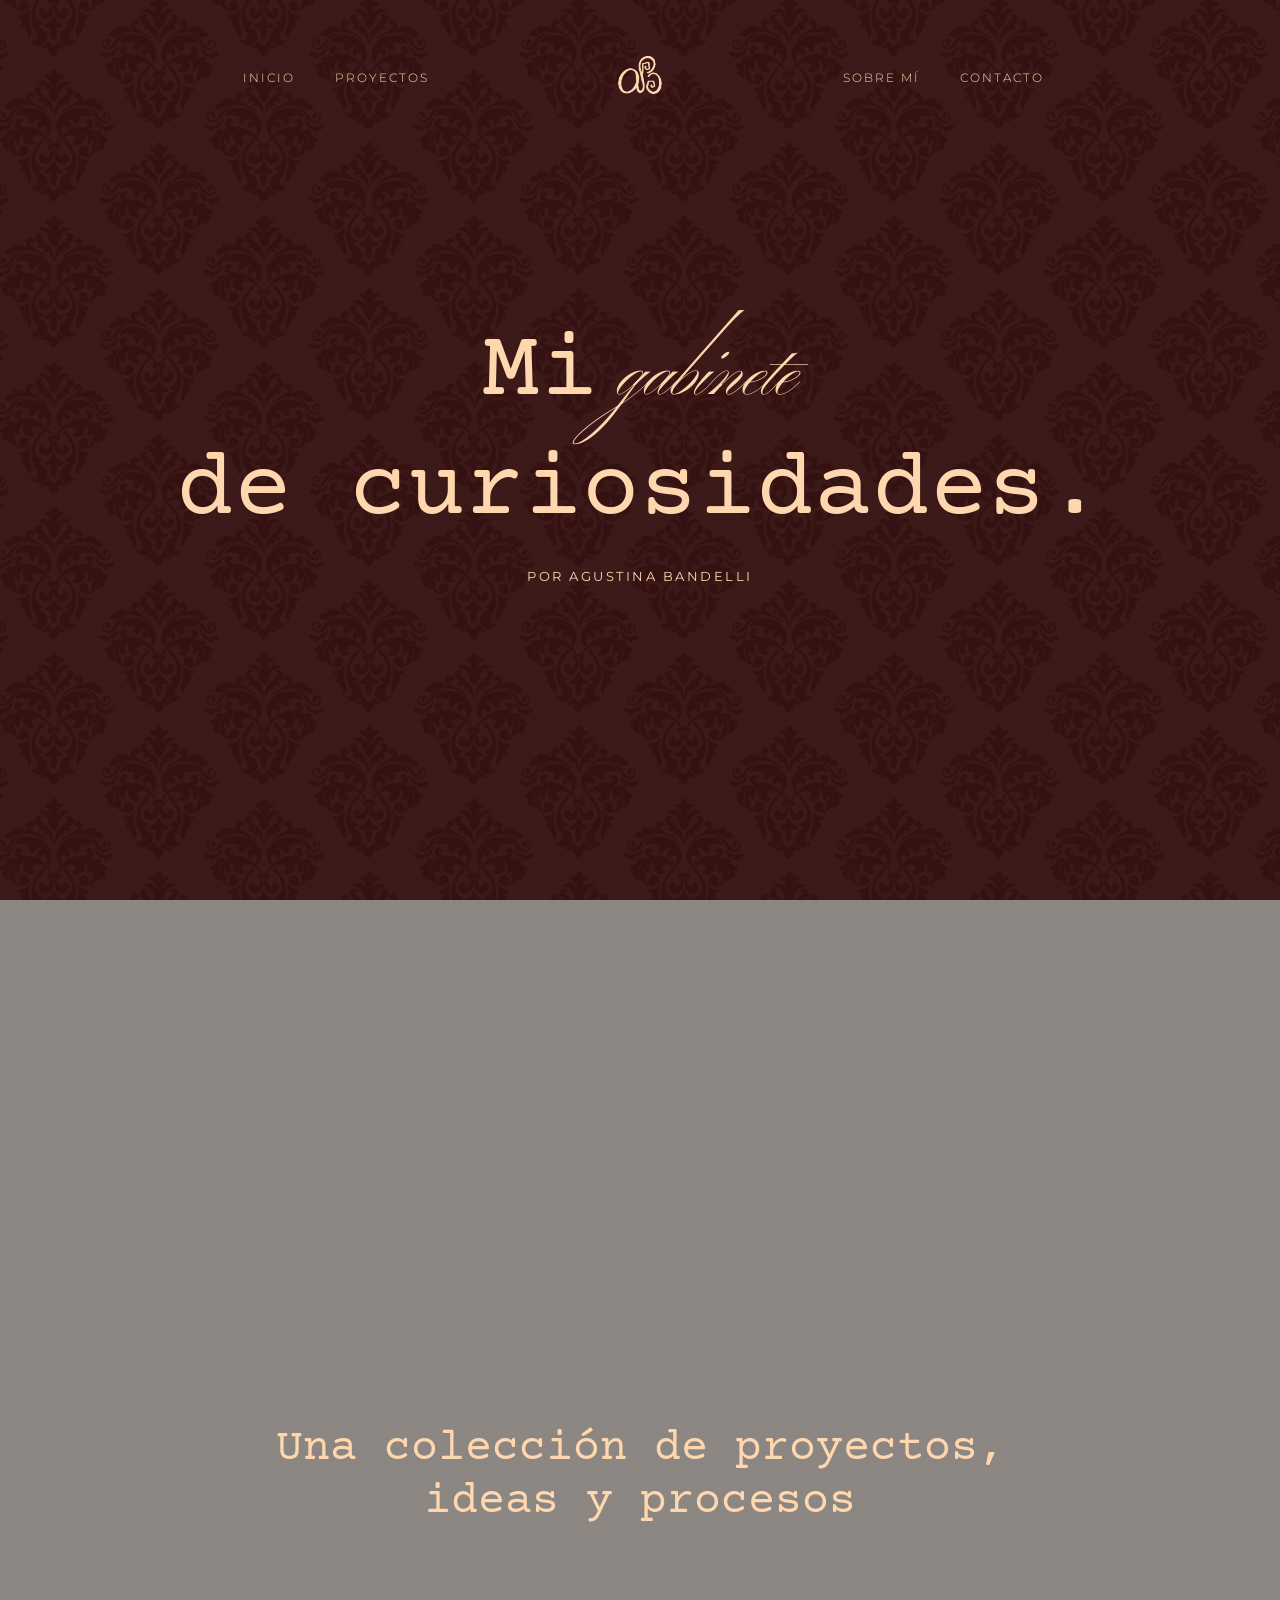
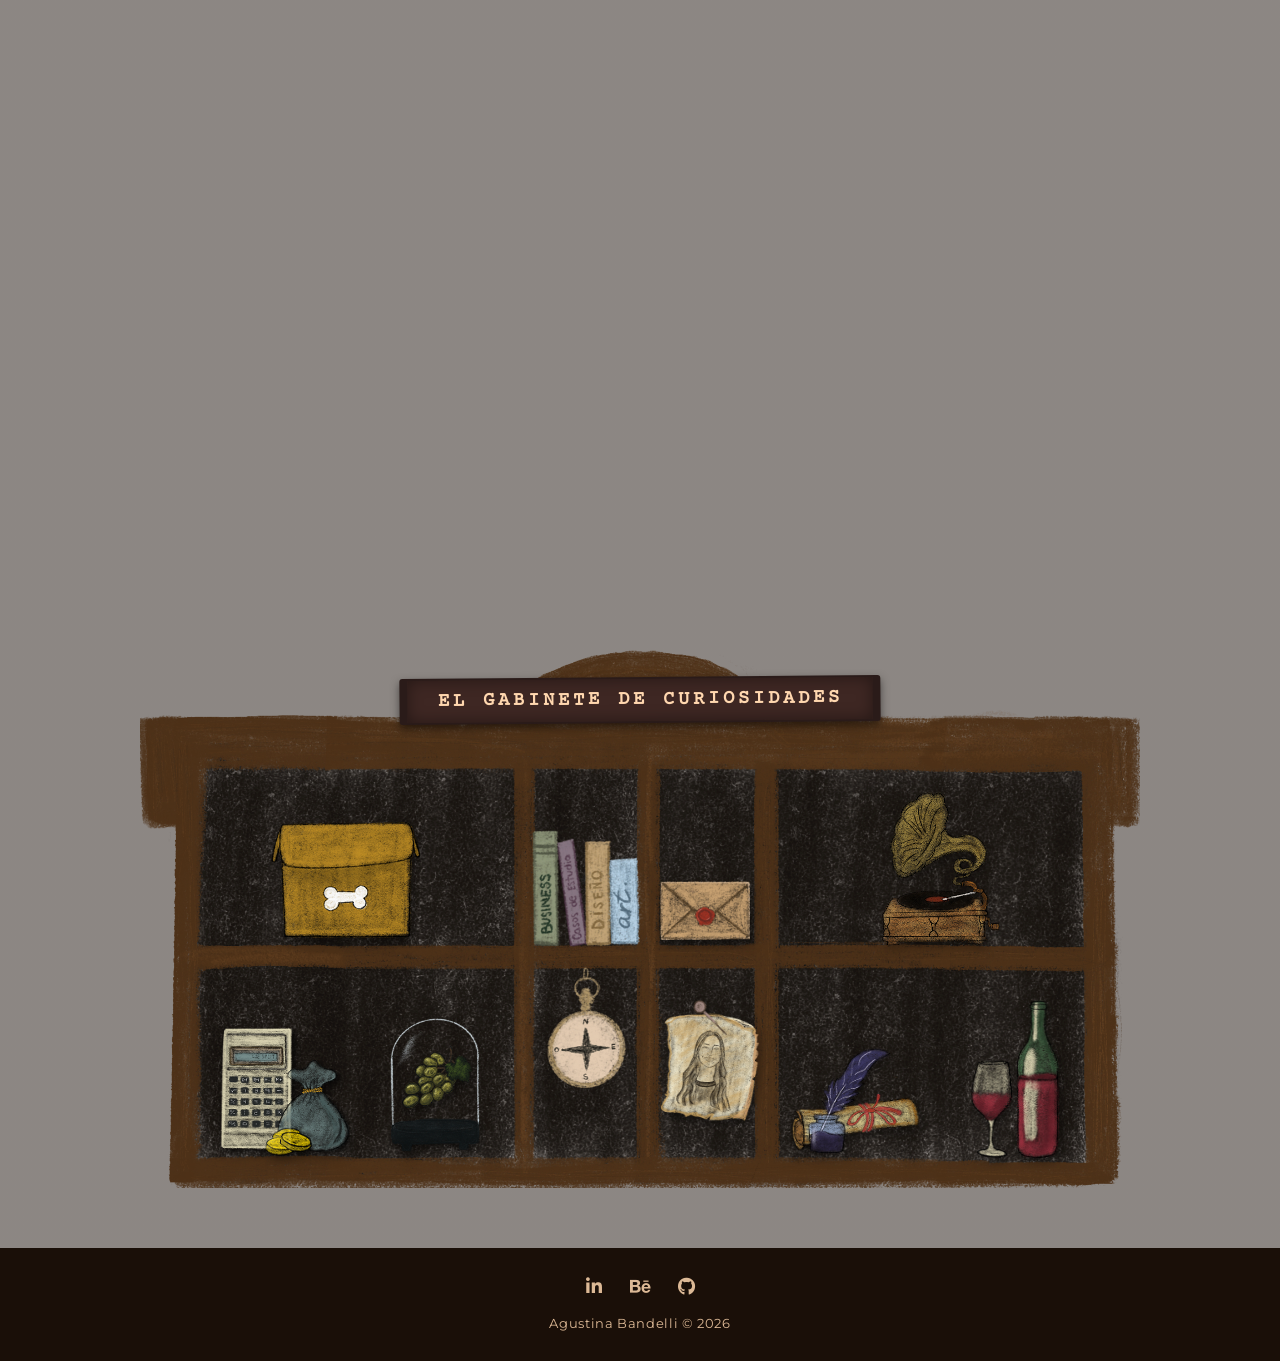
<file: index.html>
<!DOCTYPE html>
<html lang="es">
<head>
    <meta charset="UTF-8">
    <meta name="viewport" content="width=device-width, initial-scale=1.0">
    <title>Portfolio | Agustina Bandelli</title>
    
    <link rel="stylesheet" href="estilos.css">
    <link rel="stylesheet" href="https://cdnjs.cloudflare.com/ajax/libs/font-awesome/6.5.1/css/all.min.css">
    <link href="https://fonts.googleapis.com/css2?family=Ballet:opsz@16..72&family=Cormorant+Garamond:wght@300;400;600&family=Montserrat:wght@300;400&display=swap" rel="stylesheet">
</head>
<body>

    <nav class="nav-principal">
        <div class="nav-container">
            <div class="nav-links desktop-only">
                <a href="index.html">INICIO</a>
                <a href="#proyectos">PROYECTOS</a>
            </div>

            <a href="index.html" class="nav-logo">
                <img src="img/logo-chico-agustina-bandelli.png" alt="Agustina Bandelli">
            </a>
            
            <div class="nav-links desktop-only">
                <a href="javascript:void(0)" onclick="abrirSobreMi()">SOBRE MÍ</a>
                <a href="javascript:void(0)" onclick="abrirContacto()">CONTACTO</a>
            </div>

            <button class="menu-toggle" id="menu-toggle" aria-label="Menú">
                <span class="menu-icon">☰</span>
                <span class="close-icon">✕</span>
            </button>
        </div>
    </nav>

    <header class="hero">
        <div class="hero-content">
            <h1 class="delay-content">
                <span class="mi-especial">Mi</span>
                <span class="gabinete-especial"> gabinete</span><br>
                <span class="resto-titulo">de curiosidades.</span>
            </h1>
            <div class="autor">POR AGUSTINA BANDELLI</div>
        </div>
    </header>

    <section class="scroll-container">
        <div class="parrafo parrafo-izquierda" id="parrafo1">
            Una colección de proyectos, ideas y procesos
        </div>
        <div class="parrafo parrafo-derecha" id="parrafo2">
            que construyen mi forma de diseñar.
        </div>
    </section>

    <section class="gabinete-interactivo" id="proyectos">
        <picture>
            <source media="(min-width: 1025px)" srcset="img/gabinete-desktop.png">
            <img src="img/gabinete.png" class="mueble-img" alt="Gabinete de Curiosidades">
        </picture>
        <h2 class="titulo-madera">El Gabinete de Curiosidades</h2>
        <div class="capa-objetos">
            <a href="javascript:void(0)" class="item-gabinete item-sobreMi" onclick="abrirSobreMi()">
                <img src="img/sobre-mi.png" alt="Sobre mí">
            </a>
            <a href="proyecto-bodega.html" class="item-gabinete item-bodega">
                <img src="img/bodega.png" alt="Bodega">
                <span class="tooltip-nombre">Diseño de Identidad Visual</span>
            </a>
            <a href="proyecto-vinilo.html" class="item-gabinete item-vinilo">
                <img src="img/vinilo.png" alt="Vinilo">
                <span class="tooltip-nombre">Diseño de Vinilo</span>
            </a>
            <a href="proyecto-folleto.html" class="item-gabinete item-folleto">
                <img src="img/pergamino.png" alt="Folleto">
                <span class="tooltip-nombre">Diseño de Folleto</span>
            </a>
            <a href="proyecto-app.html" class="item-gabinete item-app">
                <img src="img/wesplit.png" alt="App WeSplit">
                <span class="tooltip-nombre">Diseño de App</span>
            </a>
            <a href="proyecto-petshop.html" class="item-gabinete item-caja">
                <img src="img/caja.png" alt="Pet Shop">
                <span class="tooltip-nombre">Diseño de Ecommerce</span>
            </a>
            <a href="javascript:void(0)" class="item-gabinete item-contacto" onclick="abrirContacto()">
                <img src="img/sobre-cerrado.png" class="sobre-img cerrado" alt="Sobre cerrado">
                <img src="img/sobre-abierto.png" class="sobre-img abierto" alt="Sobre abierto">
            </a>
            <a href="proyecto-landing.html" class="item-gabinete item-uvas">
                <img src="img/uvas.png" alt="Landing Page Bodega">
                <span class="tooltip-nombre">Diseño de Landing Page</span>
            </a>
        </div>
    </section>

    <footer class="footer">
        <div class="footer-social">
            <a href="https://www.linkedin.com/in/agustina-bandelli-8b76921b4/" target="_blank" aria-label="LinkedIn">
                <i class="fa-brands fa-linkedin-in"></i>
            </a>
            <a href="https://www.behance.net/agustinbandell" target="_blank" aria-label="Behance">
                <i class="fa-brands fa-behance"></i>
            </a>
            <a href="https://github.com/agubandelli" target="_blank" aria-label="GitHub">
                <i class="fa-brands fa-github"></i>
            </a>
        </div>
        <p>Agustina Bandelli © 2026</p>
    </footer>

    <!-- Modal Contacto -->
    <div id="modalContacto" class="modal-overlay">
        <div class="papel-contacto">
            <span class="btn-cerrar" onclick="cerrarContacto()">&times;</span>
            <div class="contenido-nota">
                <h1 class="titulo-maquina">Contacto</h1>
                <div id="typewriter-modal" class="introduccion"></div>
            </div>
        </div>
    </div>

    <!-- Modal Sobre Mí -->
    <div id="modalSobreMi" class="modal-overlay">
        <div class="papel-contacto papel-sobre-mi">
            <span class="btn-cerrar" onclick="cerrarSobreMi()">&times;</span>
            <div class="contenido-nota">
                <h1 class="titulo-maquina">Sobre mi</h1>
                <div id="typewriter-sobreMi"></div>
            </div>
        </div>
    </div>

    <script src="script.js"></script>
</body>
</html>
</file>
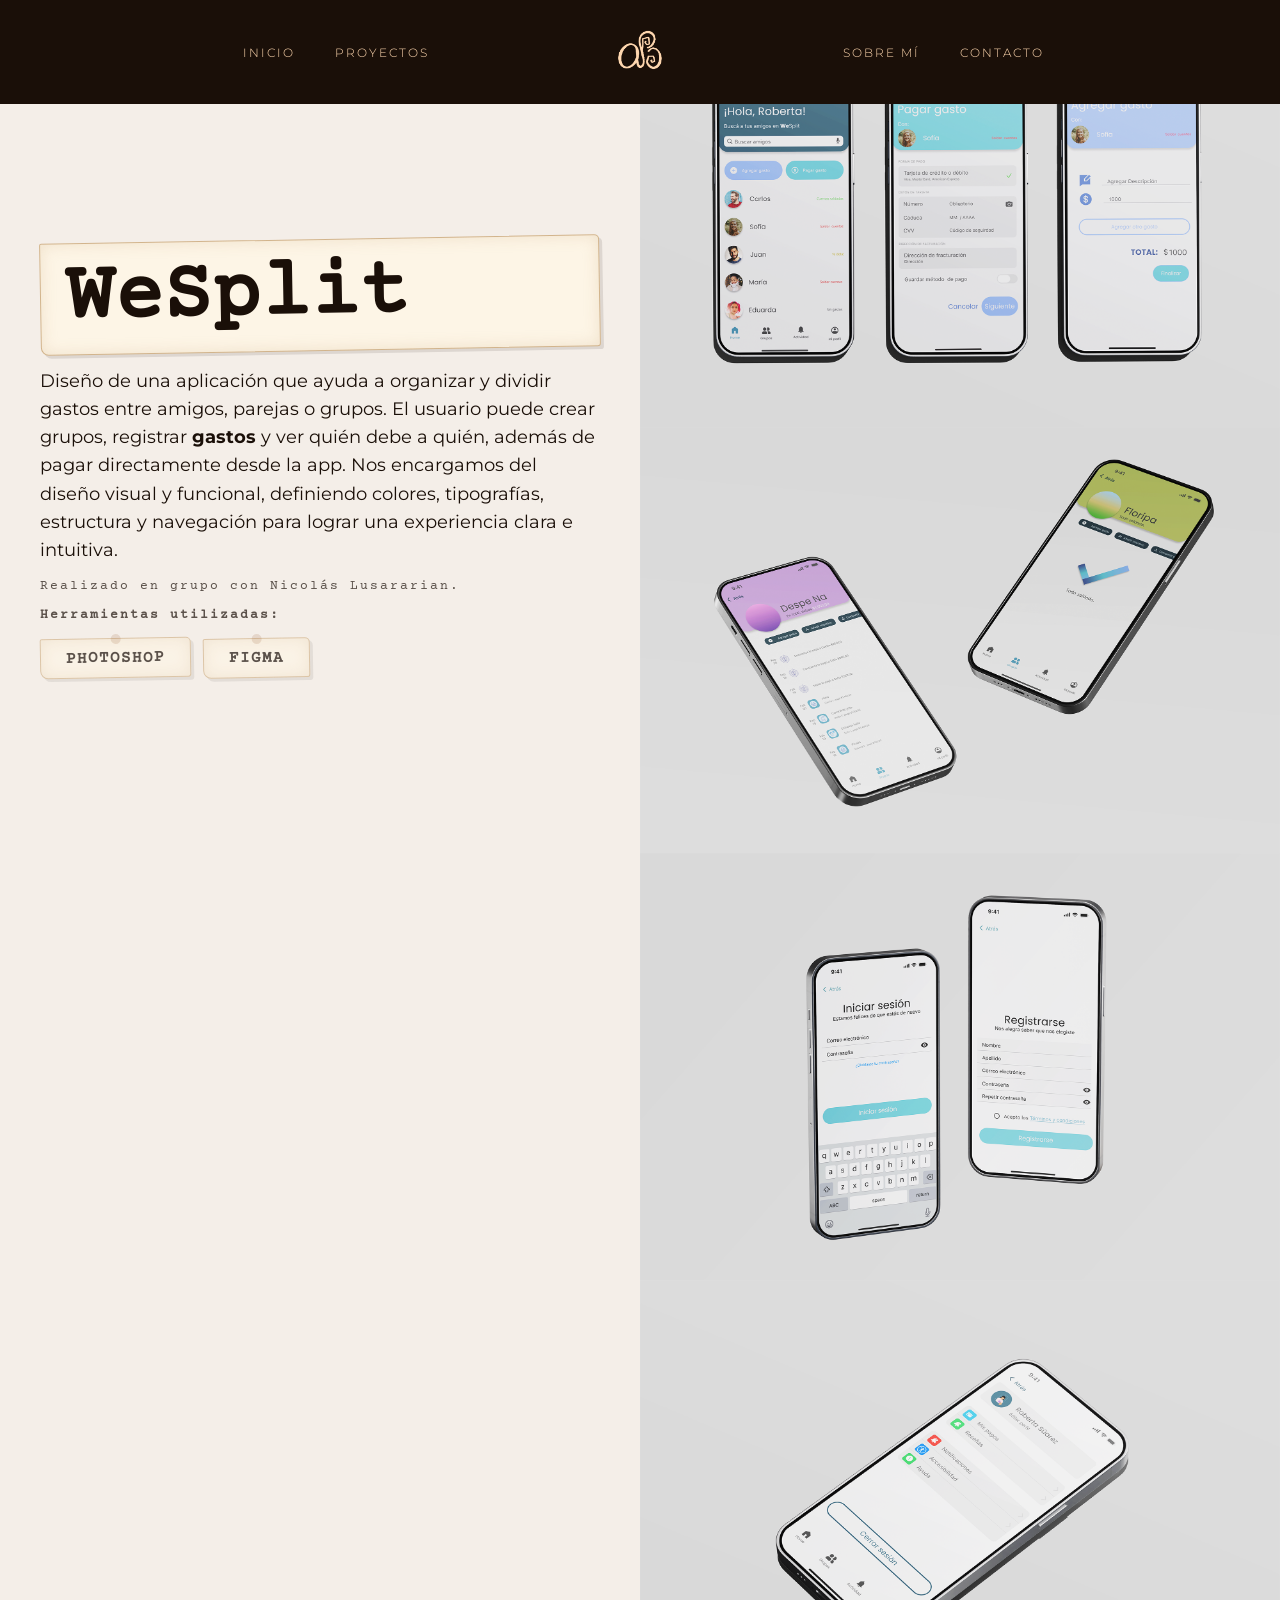
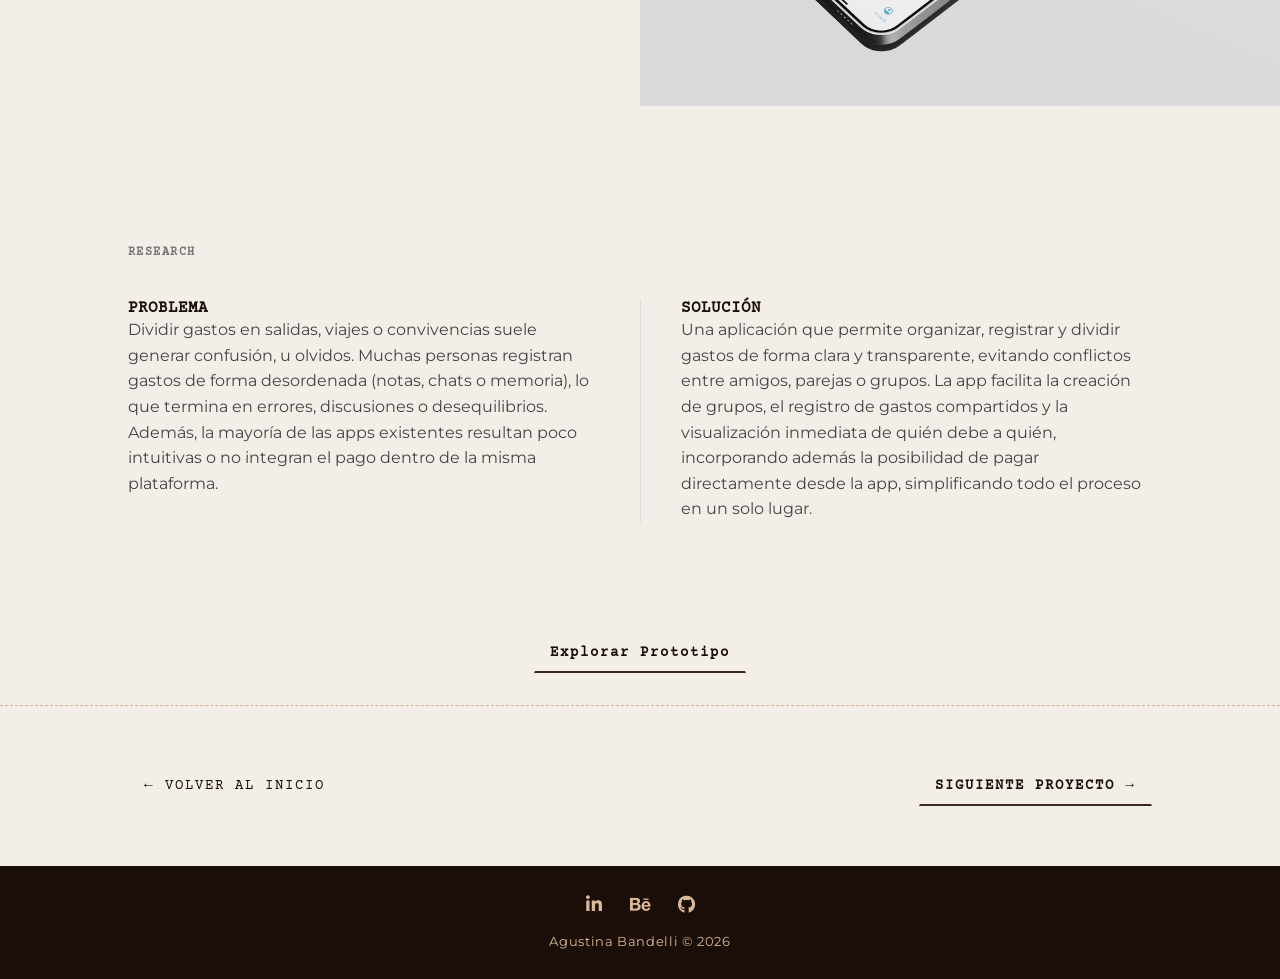
<file: proyecto-app.html>
<!DOCTYPE html>
<html lang="es">
<head>
    <meta charset="UTF-8">
    <meta name="viewport" content="width=device-width, initial-scale=1.0">
    <link rel="stylesheet" href="estilos.css">
    <link href="https://fonts.googleapis.com/css2?family=Ballet:opsz@16..72&family=Cormorant+Garamond:wght@300;400;600&family=Montserrat:wght@300;400&display=swap" rel="stylesheet">
   <link rel="stylesheet" href="https://cdnjs.cloudflare.com/ajax/libs/font-awesome/6.5.1/css/all.min.css">
    <title>Portfolio | Agustina Bandelli</title>
</head>
<body>


<body>

    <nav class="nav-principal nav-fija-proyecto">
        <div class="nav-container">
            <div class="nav-links desktop-only">
                <a href="index.html">INICIO</a>
                <a href="index.html#proyectos">PROYECTOS</a>
            </div>

            <a href="index.html" class="nav-logo">
                <img src="img/logo-chico-agustina-bandelli.png" alt="">
            </a>
            
           <div class="nav-links desktop-only">
    <a href="index.html?modal=sobremi">SOBRE MÍ</a>
    <a href="index.html?modal=contacto">CONTACTO</a>
</div>

            <button class="menu-toggle noVisibleDesktop" id="menu-toggle" aria-label="Abrir menú">
  <span class="menu-icon noVisibleDesktop">☰</span>
  <span class="close-icon noVisibleDesktop">✕</span>
</button>
        </div>
    </nav>


    <section class="container-proyectos">
      
        <article class="left-side">
            <div>
                <h2 class="proyecto-titulo">WeSplit</h2>
                <p class="proyecto-descripcion">
                    Diseño de una aplicación que ayuda a organizar y dividir gastos entre amigos, parejas o grupos. El usuario puede crear grupos, registrar <b>gastos</b> y ver quién debe a quién, además de pagar directamente desde la app. Nos encargamos del diseño visual y funcional, definiendo colores, tipografías, estructura y navegación para lograr una experiencia clara e intuitiva.</p>
                    <p class="label-herramientas">Realizado en grupo con Nicolás Lusararian.</p>

                <div class="label-herramientas">
                            <h4>Herramientas utilizadas:</h4>
                            <div class="tags-container"> 
                            <span class="btn-papel-antiguo">Photoshop</span>
                        
                            <span class="btn-papel-antiguo">Figma</span>
                            </div>
                    </div>
            </div>
        </article>

      
        <div class="right-side">
           
            <div class="image-container">
                <img src="img/wesplit-01.png" alt="mockup">
            </div>

            
            <div class="image-container">
                <img src="img/wesplit-02.png" alt="mockup">
                
            </div>

         
            <div class="image-container">
                <img src="img/wesplit-03.png" alt="mockup">
               
            </div>

            <div class="image-container">
                <img src="img/wesplit-04.png" alt="mockup">
               
            </div>

            
        </div>
    </section>

<section class="detalle-proyecto">
  <h3 class="eyebrow">RESEARCH</h3>

  <div class="research-grid">
    <div class="block">
      <h4 class="title">PROBLEMA</h4>
      <p>
        Dividir gastos en salidas, viajes o convivencias  suele generar confusión, u olvidos. Muchas personas registran gastos de forma desordenada (notas, chats o memoria), lo que termina en errores, discusiones o desequilibrios. Además, la mayoría de las apps existentes resultan poco intuitivas o no integran el pago dentro de la misma plataforma.
      </p>
    </div>

    <div class="divider"></div>

    <div class="block">
      <h4 class="title">SOLUCIÓN</h4>
      <p>
        Una aplicación que permite organizar, registrar y dividir gastos de forma clara y transparente, evitando conflictos entre amigos, parejas o grupos. La app facilita la creación de grupos, el registro de gastos compartidos y la visualización inmediata de quién debe a quién, incorporando además la posibilidad de pagar directamente desde la app, simplificando todo el proceso en un solo lugar.
      </p>
    </div>
  </div>

</section>

<section class="proyecto-demo large-container">
 <a href="https://www.figma.com/proto/IORigceQZfmXytnATFCV9f/WeSplit-App?node-id=157-6714&p=f&t=rvFEnwhDQmm3QFE1-1&scaling=contain&content-scaling=fixed&page-id=2%3A3" target="_blank" class="btn-siguiente">Explorar Prototipo</a>
</section>


<section class="navegacion-proyectos">
    <a href="index.html" class="btn-volver">
        <span class="flecha">←</span> VOLVER AL INICIO
    </a>
    
    <a href="proyecto-landing.html" class="btn-siguiente">
        SIGUIENTE PROYECTO <span class="flecha">→</span>
    </a>
</section>


<footer class="footer">
        <div class="footer-social">
            <a href="https://www.linkedin.com/in/agustina-bandelli-8b76921b4/" target="_blank" aria-label="LinkedIn">
                <i class="fa-brands fa-linkedin-in"></i>
            </a>
            <a href="https://www.behance.net/agustinbandell" target="_blank" aria-label="Behance">
                <i class="fa-brands fa-behance"></i>
            </a>
            <a href="https://github.com/agubandelli" target="_blank" aria-label="GitHub">
                <i class="fa-brands fa-github"></i>
            </a>
        </div>
        <p>Agustina Bandelli © 2026</p>
    </footer>





     <!-- JS -->
  <script src="script.js"></script>
</body>
</html>
</file>
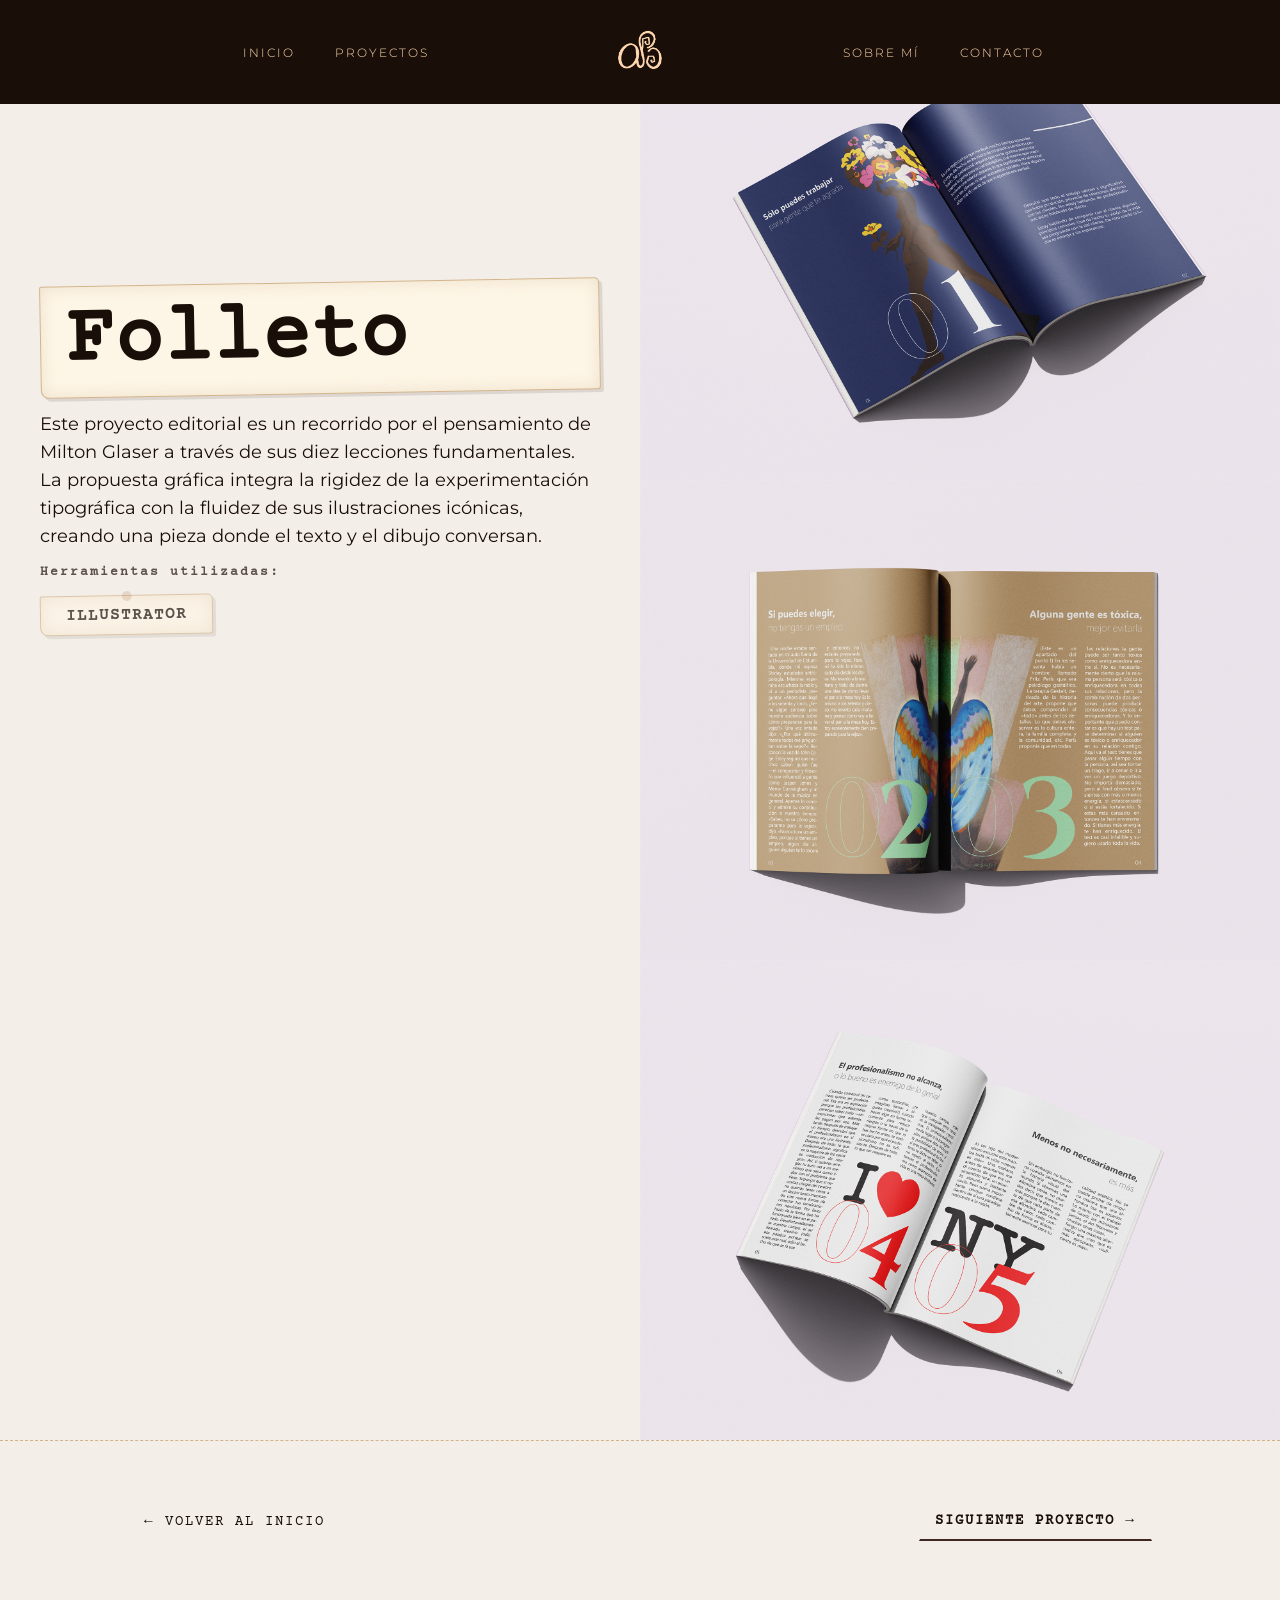
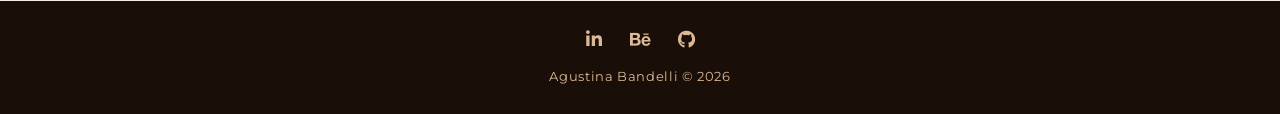
<file: proyecto-folleto.html>
<!DOCTYPE html>
<html lang="es">
<head>
    <meta charset="UTF-8">
    <meta name="viewport" content="width=device-width, initial-scale=1.0">
    <link rel="stylesheet" href="estilos.css">
    <link href="https://fonts.googleapis.com/css2?family=Ballet:opsz@16..72&family=Cormorant+Garamond:wght@300;400;600&family=Montserrat:wght@300;400&display=swap" rel="stylesheet">
   <link rel="stylesheet" href="https://cdnjs.cloudflare.com/ajax/libs/font-awesome/6.5.1/css/all.min.css">
    <title>Portfolio | Agustina Bandelli</title>
</head>
<body>


<body>

    <nav class="nav-principal nav-fija-proyecto">
        <div class="nav-container">
            <div class="nav-links desktop-only">
                <a href="index.html">INICIO</a>
                <a href="index.html#proyectos">PROYECTOS</a>
            </div>

            <a href="index.html" class="nav-logo">
                <img src="img/logo-chico-agustina-bandelli.png" alt="">
            </a>
            
            <div class="nav-links desktop-only">
    <a href="index.html?modal=sobremi">SOBRE MÍ</a>
    <a href="index.html?modal=contacto">CONTACTO</a>
</div>

            <button class="menu-toggle noVisibleDesktop" id="menu-toggle" aria-label="Abrir menú">
  <span class="menu-icon noVisibleDesktop">☰</span>
  <span class="close-icon noVisibleDesktop">✕</span>
</button>
        </div>
    </nav>


    <section class="container-proyectos">
   
        <article class="left-side">
            <div>
                <h2 class="proyecto-titulo">Folleto</h2>

                <p class="proyecto-descripcion">
                   Este proyecto editorial es un recorrido por el pensamiento de Milton Glaser a través de sus diez lecciones fundamentales. La propuesta gráfica integra la rigidez de la experimentación tipográfica con la fluidez de sus ilustraciones icónicas, creando una pieza donde el texto y el dibujo conversan.</p>

                <div class="label-herramientas">
                            <h4>Herramientas utilizadas:</h4>
                            <div class="tags-container"> 
                            <span class="btn-papel-antiguo">Illustrator</span>
                            </div>
                    </div>
            </div>
        </article>

 
        <div class="right-side">
       
            <div class="image-container">
                <img src="img/folleto-01.png" alt="mockup">
            </div>

    
            <div class="image-container">
                <img src="img/folleto-02.png" alt="mockup">
                
            </div>

       
            <div class="image-container">
                <img src="img/folleto-03.png" alt="mockup">
               
            </div>

            
        </div>
    </section>



<section class="navegacion-proyectos">
    <a href="index.html" class="btn-volver">
        <span class="flecha">←</span> VOLVER AL INICIO
    </a>
    
    <a href="proyecto-petshop.html" class="btn-siguiente">
        SIGUIENTE PROYECTO <span class="flecha">→</span>
    </a>
</section>


<footer class="footer">
        <div class="footer-social">
            <a href="https://www.linkedin.com/in/agustina-bandelli-8b76921b4/" target="_blank" aria-label="LinkedIn">
                <i class="fa-brands fa-linkedin-in"></i>
            </a>
            <a href="https://www.behance.net/agustinbandell" target="_blank" aria-label="Behance">
                <i class="fa-brands fa-behance"></i>
            </a>
            <a href="https://github.com/agubandelli" target="_blank" aria-label="GitHub">
                <i class="fa-brands fa-github"></i>
            </a>
        </div>
        <p>Agustina Bandelli © 2026</p>
    </footer>





     <!-- JS -->
  <script src="script.js"></script>
</body>
</html>
</file>
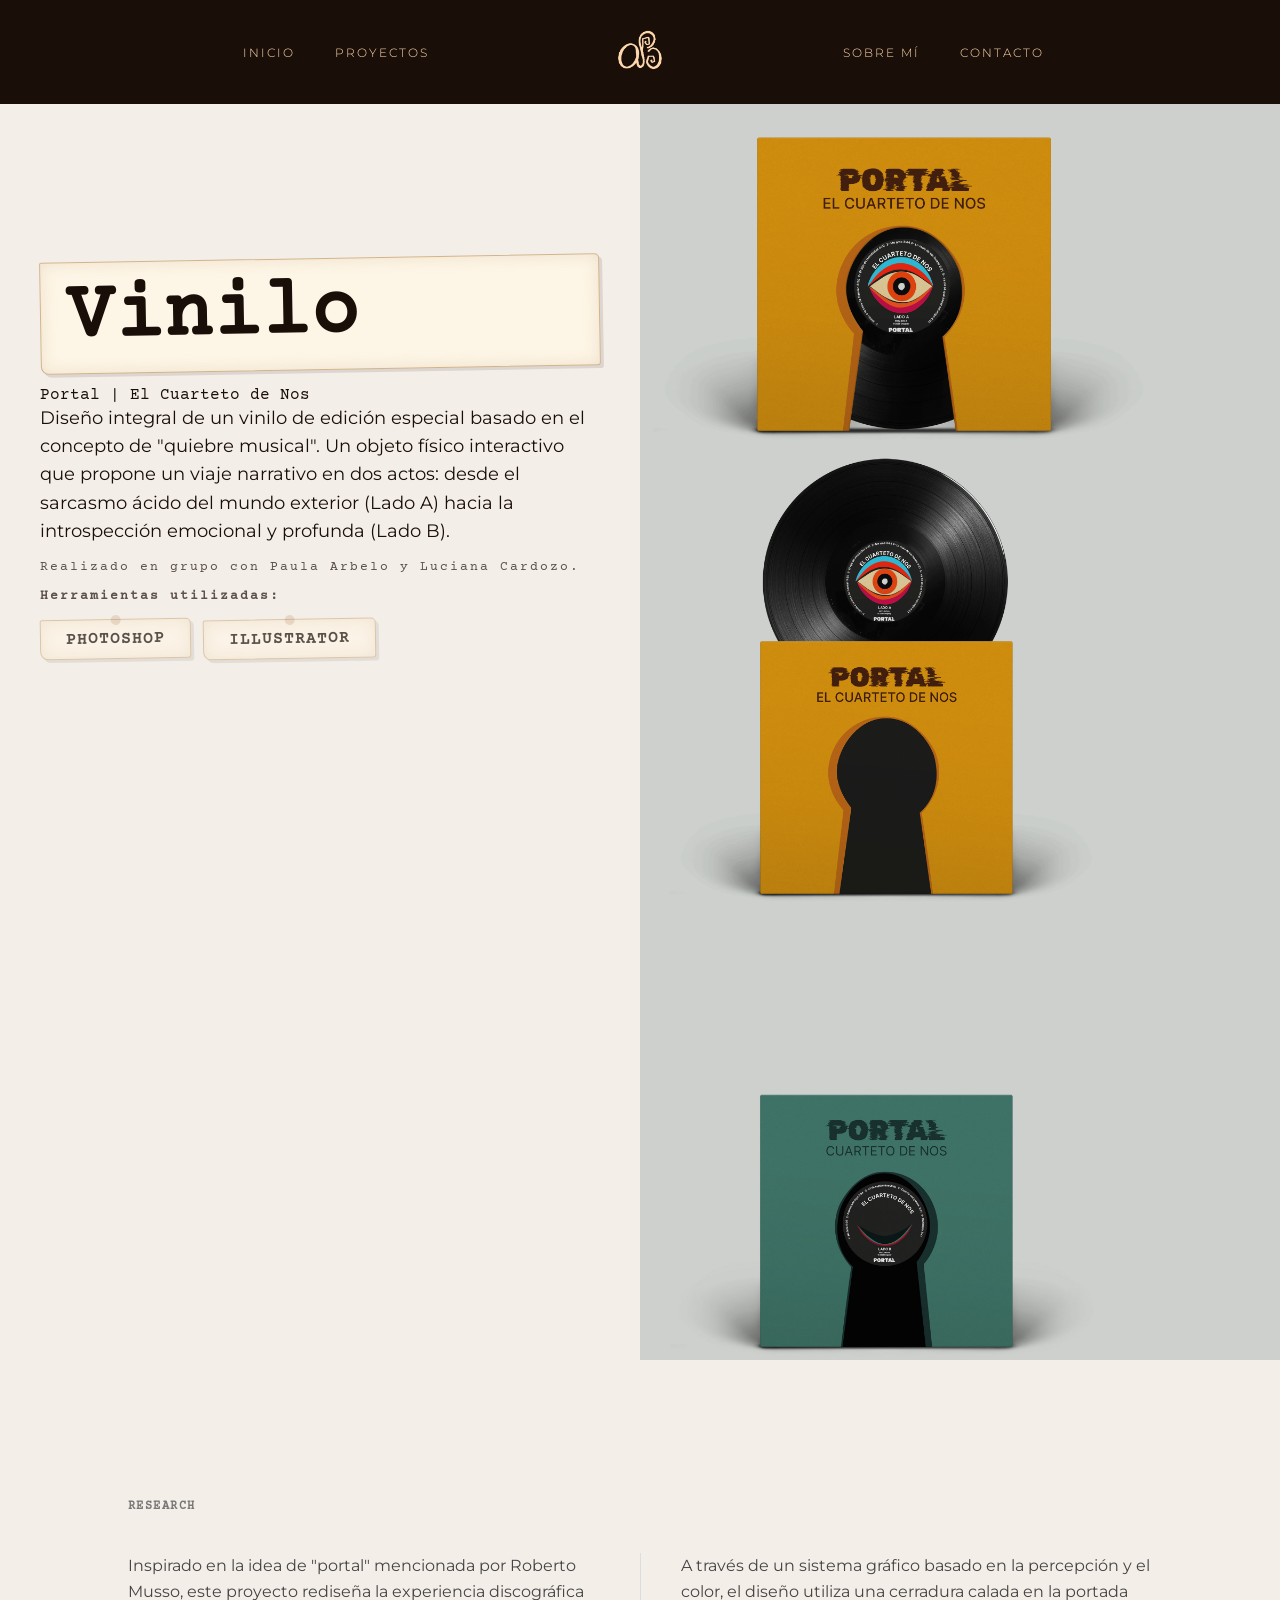
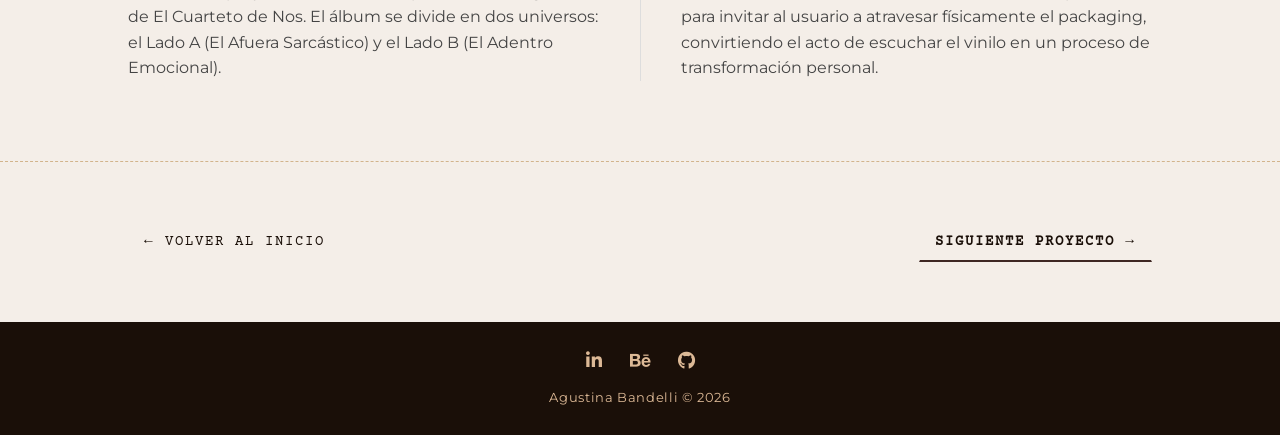
<file: proyecto-vinilo.html>
<!DOCTYPE html>
<html lang="es">
<head>
    <meta charset="UTF-8">
    <meta name="viewport" content="width=device-width, initial-scale=1.0">
    <link rel="stylesheet" href="estilos.css">
    <link href="https://fonts.googleapis.com/css2?family=Ballet:opsz@16..72&family=Cormorant+Garamond:wght@300;400;600&family=Montserrat:wght@300;400&display=swap" rel="stylesheet">
   <link rel="stylesheet" href="https://cdnjs.cloudflare.com/ajax/libs/font-awesome/6.5.1/css/all.min.css">
    <title>Portfolio | Agustina Bandelli</title>
</head>
<body>


<body>

    <nav class="nav-principal nav-fija-proyecto">
        <div class="nav-container">
            <div class="nav-links desktop-only">
                <a href="index.html">INICIO</a>
                <a href="index.html#proyectos">PROYECTOS</a>
            </div>

            <a href="index.html" class="nav-logo">
                <img src="img/logo-chico-agustina-bandelli.png" alt="">
            </a>
            
            <div class="nav-links desktop-only">
    <a href="index.html?modal=sobremi">SOBRE MÍ</a>
    <a href="index.html?modal=contacto">CONTACTO</a>
</div>

            <button class="menu-toggle noVisibleDesktop" id="menu-toggle" aria-label="Abrir menú">
  <span class="menu-icon noVisibleDesktop">☰</span>
  <span class="close-icon noVisibleDesktop">✕</span>
</button>
        </div>
    </nav>


    <section class="container-proyectos">
        
        <article class="left-side">
            <div>
                <h2 class="proyecto-titulo">Vinilo</h2>
                <p>Portal | El Cuarteto de Nos</p>
                <p class="proyecto-descripcion">
                   Diseño integral de un vinilo de edición especial basado en el concepto de "quiebre musical". Un objeto físico interactivo que propone un viaje narrativo en dos actos: desde el sarcasmo ácido del mundo exterior (Lado A) hacia la introspección emocional y profunda (Lado B).</p>
                    <p class="label-herramientas">Realizado en grupo con Paula Arbelo y Luciana Cardozo.</p>

                <div class="label-herramientas">
                            <h4>Herramientas utilizadas:</h4>
                            <div class="tags-container"> 
                            <span class="btn-papel-antiguo">Photoshop</span>
                        
                            <span class="btn-papel-antiguo">Illustrator</span>
                            </div>
                    </div>
            </div>
        </article>

       
        <div class="right-side">
          
            <div class="image-container">
                <img src="img/vinilo-01.jpg" alt="mockup">
            </div>

           
            <div class="image-container">
                <img src="img/vinilo-02.jpg" alt="mockup">
                
            </div>

            
            <div class="image-container">
                <img src="img/vinilo-03.jpg" alt="mockup">
               
            </div>

            
        </div>
    </section>

<section class="detalle-proyecto">
  <h3 class="eyebrow">RESEARCH</h3>

  <div class="research-grid">
    <div class="block">
      <p>
       Inspirado en la idea de "portal" mencionada por Roberto Musso, este proyecto rediseña la experiencia discográfica de El Cuarteto de Nos. El álbum se divide en dos universos: el Lado A (El Afuera Sarcástico) y el Lado B (El Adentro Emocional).
      </p>
    </div>

    <div class="divider"></div>

    <div class="block">

      <p>
        
A través de un sistema gráfico basado en la percepción y el color, el diseño utiliza una cerradura calada en la portada para invitar al usuario a atravesar físicamente el packaging, convirtiendo el acto de escuchar el vinilo en un proceso de transformación personal.
      </p>
    </div>
  </div>

</section>




<section class="navegacion-proyectos">
    <a href="index.html" class="btn-volver">
        <span class="flecha">←</span> VOLVER AL INICIO
    </a>
    
    <a href="proyecto-bodega.html" class="btn-siguiente">
        SIGUIENTE PROYECTO <span class="flecha">→</span>
    </a>
</section>


<footer class="footer">
        <div class="footer-social">
            <a href="https://www.linkedin.com/in/agustina-bandelli-8b76921b4/" target="_blank" aria-label="LinkedIn">
                <i class="fa-brands fa-linkedin-in"></i>
            </a>
            <a href="https://www.behance.net/agustinbandell" target="_blank" aria-label="Behance">
                <i class="fa-brands fa-behance"></i>
            </a>
            <a href="https://github.com/agubandelli" target="_blank" aria-label="GitHub">
                <i class="fa-brands fa-github"></i>
            </a>
        </div>
        <p>Agustina Bandelli © 2026</p>
    </footer>





     <!-- JS -->
  <script src="script.js"></script>
</body>
</html>
</file>
<file: estilos.css>
/* ===== VARIABLES Y RESET ===== */
:root {
    --color-crema: #FFD7AF;
    --color-oscuro: #1a0f08;
    --serif-font: 'Cormorant Garamond', serif;
    --script-font: 'Ballet', cursive;
    --sans-font: 'Montserrat', sans-serif;
}

@font-face {
    font-family: "Maquina";
    src: url(tipo/CourierPrime-Regular.ttf);
}

* {
    margin: 0;
    padding: 0;
    box-sizing: border-box;
}

html {
    scroll-behavior: smooth;
}

body {
    min-height: 100vh;
    width: 100%;
    background: linear-gradient(rgba(26, 15, 8, 0.5), rgba(26, 15, 8, 0.5)), 
                url('img/header-pagina-web.png') no-repeat center center fixed;
    background-size: cover;
    color: var(--color-crema);
    font-family: var(--sans-font);
}

/* ===== NAVEGACIÓN ===== */
.nav-principal {
    position: fixed;
    top: 0;
    width: 100%;
    z-index: 1000;
    padding: 40px 0;
    transition: all 0.5s ease;
    background: transparent;
}

.nav-scrolled {
    padding: 15px 0;
    background: rgba(26, 15, 8, 0.85);
    backdrop-filter: blur(10px);
    border-bottom: 1px solid rgba(245, 230, 211, 0.1);
}

.nav-fija-proyecto {
    background: var(--color-oscuro) !important;
    padding: 15px 0 !important;
}

.nav-container {
    max-width: 1200px;
    margin: 0 auto;
    display: grid;
    align-items: center;
    padding: 0 30px;
}


@media (min-width: 1025px) {
    .nav-container {
        grid-template-columns: 1fr auto 1fr;
    }
}

.nav-links {
    display: flex;
    gap: 40px;
    justify-content: center;
}

.nav-links a {
    text-decoration: none;
    color: var(--color-crema);
    font-size: 0.75rem;
    letter-spacing: 2px;
    font-weight: 300;
    transition: opacity 0.3s;
}

.nav-links a:hover {
    opacity: 0.6;
}

.nav-logo img {
    height: 70px;
    transition: height 0.5s ease;
}

.nav-scrolled .nav-logo img {
    height: 50px;
}

/* Botón menú celu */
.menu-toggle {
    display: none;
    background: none;
    border: none;
    color: var(--color-crema);
    font-size: 26px;
    cursor: pointer;
    width: 40px;
    height: 40px;
    align-items: center;
    justify-content: center;
}

.menu-toggle .close-icon {
    display: none;
}

/* ===== HERO ===== */
.hero {
    height: 100vh;
    width: 100%;
    display: flex;
    align-items: center;
    justify-content: center;
    text-align: center;
}

.hero-content {
    padding: 2rem;
}

.delay-content {
    opacity: 0;
    transform: translateY(12px);
    animation: fadeInUp 0.7s ease forwards;
    animation-delay: 0.45s;
}

@keyframes fadeInUp {
    to {
        opacity: 1;
        transform: translateY(0);
    }
}

h1 {
    font-size: clamp(2rem, 8vw, 5rem);
    line-height: 1.2;
    margin: 0;
    color: var(--color-crema);
}

.mi-especial {
    font-family: "Maquina";
    font-size: 1.2em;
    font-weight: 400;
}

.gabinete-especial {
    font-family: var(--script-font);
    font-weight: 800;
    font-size: 1.2em;
    color: var(--color-crema);
}

.resto-titulo {
    font-family: "Maquina";
    font-weight: 400;
    font-size: 1.2em;
}

.autor {
    margin-top: 1.2rem;
    font-size: 0.8rem;
    letter-spacing: 2.5px;
    font-family: var(--sans-font);
    text-transform: uppercase;
    opacity: 0;
    animation: fadeInUp 0.5s ease forwards;
    animation-delay: 0.7s;
}

/* ===== SCROLL FRASES ===== */
.scroll-container {
    min-height: 150vh;
    display: flex;
    flex-direction: column;
    justify-content: center;
    align-items: center;
    gap: 10vh;
    padding: 20vh 2rem;
}

.parrafo {
    font-family: "Maquina";
    font-size: clamp(1.8rem, 6vw, 2.8rem);
    font-weight: 450;
    color: var(--color-crema);
    line-height: 1.2;
    max-width: 800px;
    text-align: center;
    opacity: 0;
    transition: opacity 0.1s ease;
}

.parrafo-izquierda {
    transform: translateX(-40%);
}

.parrafo-derecha {
    transform: translateX(40%);
}

.parrafo.visible {
    opacity: 1;
    transform: translateX(0) translateY(0);
    transition: transform 0.6s cubic-bezier(0.2, 0.9, 0.4, 1.1), opacity 0.5s ease;
}

/* ===== GABINETE INTERACTIVO ===== */
.gabinete-interactivo {
    position: relative;
    width: 100%;
    max-width: 800px;
    margin: 0 auto 60px;
}

.gabinete-interactivo picture {
    display: block;
    width: 100%;
}

.mueble-img {
    width: 100%;
    height: auto;
    display: block;
}

.capa-objetos {
    position: absolute;
    top: 0;
    left: 0;
    width: 100%;
    height: 100%;
}

.item-gabinete {
    position: absolute;
    display: block;
    transition: transform 0.3s ease;
}

.item-gabinete img {
    width: 100%;
    height: auto;
    filter: drop-shadow(2px 5px 5px rgba(0,0,0,0.5));
}

.titulo-madera {
    position: absolute;
    top: 5%;
    left: 50%;
    transform: translateX(-50%) rotate(-0.5deg);
    z-index: 10;
    background-color: #3e2723;
    padding: 10px 30px;
    color: var(--color-crema);
    font-family: 'Maquina', Courier, monospace;
    font-size: 1.2rem;
    text-transform: uppercase;
    letter-spacing: 4px;
    white-space: nowrap;
    border: 2px solid #2a1b19;
    border-left: 8px solid #2a1b19;
    border-right: 8px solid #2a1b19;
    border-radius: 3px;
    box-shadow: 0 4px 8px rgba(0,0,0,0.5), inset 0 0 15px rgba(0,0,0,0.4);
}

/* Posicionamiento objetos (desktop) */
.item-sobreMi { top: 65%; left: 52%; width: 10%; }
.item-bodega   { top: 65%; left: 83%; width: 9%; }
.item-vinilo   { top: 26%; left: 74%; width: 12%; }
.item-folleto  { top: 74%; left: 65%; width: 13%; }
.item-app      { top: 70%; left: 8%; width: 13%; }
.item-caja     { top: 32%; left: 13%; width: 15%; }
.item-contacto { top: 43%; left: 52%; width: 9%; }
.item-uvas     { top: 68%; left: 25%; width: 9%; }

/* Hover general (escala) */
.item-bodega:hover,
.item-vinilo:hover,
.item-folleto:hover,
.item-app:hover,
.item-caja:hover,
.item-uvas:hover {
    transform: scale(1.1);
}

/* Hover específico sobre mí */
.item-sobreMi:hover img {
    animation: swing 1.5s ease-in-out infinite;
    transform-origin: top center;
}

@keyframes swing {
    0%, 100% { transform: rotate(0deg); }
    25% { transform: rotate(10deg); }
    75% { transform: rotate(-10deg); }
}

/* Tooltips */
.tooltip-nombre {
    position: absolute;
    top: -50px;
    left: 50%;
    transform: translateX(-50%) translateY(10px);
    background-color: var(--color-crema);
    color: var(--color-oscuro);
    padding: 6px 16px;
    border-radius: 4px;
    font-family: var(--sans-font);
    font-size: 0.85rem;
    font-weight: 600;
    white-space: nowrap;
    opacity: 0;
    visibility: hidden;
    transition: all 0.3s ease;
    pointer-events: none;
    box-shadow: 0 4px 10px rgba(0,0,0,0.3);
}

.tooltip-nombre::after {
    content: '';
    position: absolute;
    bottom: -5px;
    left: 50%;
    transform: translateX(-50%);
    border-width: 5px 5px 0;
    border-style: solid;
    border-color: var(--color-crema) transparent transparent transparent;
}

/* Mostrar tooltip en hover */
.item-bodega:hover .tooltip-nombre,
.item-vinilo:hover .tooltip-nombre,
.item-folleto:hover .tooltip-nombre,
.item-app:hover .tooltip-nombre,
.item-caja:hover .tooltip-nombre,
.item-uvas:hover .tooltip-nombre {
    opacity: 1;
    visibility: visible;
    transform: translateX(-50%) translateY(0);
}

/* Sobre (contacto) */
.sobre-img {
    width: 100%;
    height: auto;
    display: block;
    transition: opacity 0.2s;
}

.cerrado {
    position: relative;
    opacity: 1;
    z-index: 1;
}

.abierto {
    position: absolute;
    bottom: 0;
    left: 0;
    opacity: 0;
    z-index: 2;
}

.item-contacto:hover .cerrado { opacity: 0; }
.item-contacto:hover .abierto { opacity: 1; }

/* ===== MODALES ===== */
.modal-overlay {
    position: fixed;
    top: 0;
    left: 0;
    width: 100%;
    height: 100%;
    background: rgba(0, 0, 0, 0.85);
    display: none;
    justify-content: center;
    align-items: center;
    z-index: 2000;
    backdrop-filter: blur(5px);
}

.modal-overlay.active {
    display: flex;
}

.papel-contacto {
    position: relative;
    width: 90%;
    max-width: 550px;
    min-height: 400px;
    background-image: url('img/papel-prueba.png');
    background-size: cover;
    background-position: center;
    padding: 60px 50px;
    display: flex;
    flex-direction: column;
    justify-content: center;
    transform: scale(0.7);
    opacity: 0;
    transition: all 0.4s cubic-bezier(0.175, 0.885, 0.32, 1.275);
    box-shadow: 0 15px 35px rgba(0,0,0,0.6);
}

.modal-overlay.active .papel-contacto {
    transform: scale(1);
    opacity: 1;
}

/* Específico sobre mí */
#modalSobreMi .papel-contacto {
    max-width: 500px;
    min-height: 600px;
    padding: 100px 80px;
    align-items: center;
    background-size: 100% 100%;
    background-repeat: no-repeat;
}

.btn-cerrar {
    position: absolute;
    top: 15px;
    right: 45px;
    font-size: 35px;
    cursor: pointer;
    color: #1a0f08;
    z-index: 10;
    transition: transform 0.2s ease;
}

.btn-cerrar:hover {
    transform: scale(1.2);
}

.titulo-maquina {
    font-family: 'Maquina', Courier, monospace;
    font-size: 2.2rem;
    margin-bottom: 20px;
    color: #1a0f08 !important;
    border-bottom: 2px dashed rgba(26, 15, 8, 0.3);
    padding-bottom: 10px;
}

.papel-contacto p,
.papel-sobre-mi p,
#typewriter-modal,
#typewriter-sobreMi {
    color: #1a0f08 !important;
    font-family: 'Maquina', Courier, monospace !important;
    opacity: 1 !important;
}

#typewriter-modal p,
#typewriter-sobreMi p {
    margin-bottom: 15px;
}

/* ===== PROYECTOS (DETALLE) ===== */
.detalle-proyecto {
    padding: 140px 10% 80px;
    background-color: #f4eee8;
    color: #1a0f08;
    font-family: "Maquina";
}

.container-proyectos {
    display: grid;
    grid-template-columns: 1fr 1fr;
    background-color: #f4eee8;
    color: #1a0f08;
    font-family: "Maquina";
}

.left-side {
    position: sticky;
    top: 0;
    height: 100vh;
    display: flex;
    flex-direction: column;
    justify-content: center;
    padding: 40px;
}

.right-side {
    display: flex;
    flex-direction: column;
}

.image-container {
    overflow: hidden;
}

.image-container img {
    width: 100%;
    height: auto;
    display: block;
}



.proyecto-titulo {
    background: #fdf5e6;
    border: 1px solid #d2b48c;
    padding: 10px 25px;
    font-family: 'Maquina', Courier, monospace;
    color: #1a0f08;
    font-size: 5rem;
    font-weight: bold;
    letter-spacing: 1px;
    box-shadow: 3px 3px 0px rgba(26, 15, 8, 0.1), inset 0 0 15px rgba(210, 180, 140, 0.3);
    transform: rotate(-1deg);
    border-radius: 2px 5px 3px 8px;
    margin-bottom: 1rem;
    margin-top: 2rem;
}

.proyecto-descripcion {
    font-family: var(--sans-font);
    font-size: 1.1rem;
    line-height: 1.6;
    max-width: 600px;
}


.label-herramientas {
    display: block;
    font-size: 0.8rem;
    letter-spacing: 2px;
    margin-bottom: 15px;
    margin-top: 15px;
    opacity: 0.7;
    font-family: "Maquina";
}

.tags-container {
     display: flex;
     flex-wrap: wrap;
     gap: 0.75rem;     
     justify-content: left; 
     margin-top: 1rem;
}

.btn-papel-antiguo {
    background: #fdf5e6;
    border: 1px solid #d2b48c;
    padding: 10px 25px;
    font-family: 'Maquina', Courier, monospace;
    color: #1a0f08;
    font-size: 1rem;
    font-weight: bold;
    text-transform: uppercase;
    letter-spacing: 1px;
    box-shadow: 3px 3px 0px rgba(26, 15, 8, 0.1), inset 0 0 15px rgba(210, 180, 140, 0.3);
    transform: rotate(-1deg);
    border-radius: 2px 5px 3px 8px;
}

.btn-papel-antiguo::before {
    content: '';
    position: absolute;
    top: -5px;
    left: 50%;
    transform: translateX(-50%);
    width: 10px;
    height: 10px;
    background: rgba(139, 69, 19, 0.2);
    border-radius: 50%;
}



/* Research */
.eyebrow {
    font-size: 0.75rem;
    letter-spacing: 0.12em;
    color: #777;
    margin-bottom: 40px;
}

.research-grid {
    display: grid;
    grid-template-columns: 1fr auto 1fr;
    gap: 40px;
}

.divider {
    width: 1px;
    background: #ddd;
}

.block p {
    line-height: 1.6;
    color: #444;
    font-family: var(--sans-font);
}


/* Navegación entre proyectos */
.navegacion-proyectos {
    display: flex;
    justify-content: space-between;
    align-items: center;
    padding: 60px 10%;
    background-color: #f4eee8;
    border-top: 1px dashed #d2b48c;
}

.btn-volver,
.btn-siguiente {
    text-decoration: none;
    font-family: 'Maquina', Courier, monospace;
    font-size: 0.9rem;
    color: #1a0f08;
    letter-spacing: 2px;
    transition: all 0.3s ease;
    padding: 10px 15px;
    border: 1px solid transparent;
}

.btn-volver:hover,
.btn-siguiente:hover {
    background: #fdf5e6;
    border: 1px solid #d2b48c;
    transform: translateY(-2px);
    box-shadow: 2px 2px 0px rgba(26, 15, 8, 0.1);
}

.btn-siguiente {
    font-weight: bold;
    border-bottom: 2px solid #3e2723;
}

.flecha {
    display: inline-block;
    transition: transform 0.3s ease;
}

.btn-volver:hover .flecha { transform: translateX(-5px); }
.btn-siguiente:hover .flecha { transform: translateX(5px); }

/* Video demo */
.demo-video {
    width: 100%;
    max-width: 800px;
    border-radius: 10px;
    box-shadow: 0 5px 15px rgba(0,0,0,0.1);
}

.proyecto-demo {
    text-align: center;
    padding: 2rem;
    display: flex;
    flex-direction: column;
    align-items: center;
    gap: 1.5rem;
    background-color: #f4eee8;
}

/* ===== FOOTER ===== */
.footer {
    padding: 30px 40px;
    text-align: center;
    font-size: 0.8rem;
    color: var(--color-crema);
    background-color: var(--color-oscuro);
}

.footer-social {
    display: flex;
    justify-content: center;
    gap: 28px;
    margin-bottom: 20px;
}

.footer-social a {
    text-decoration: none;
}

.footer-social i {
    color: var(--color-crema);
    font-size: 18px;
    opacity: 0.85;
    transition: opacity 0.3s, transform 0.3s;
}

.footer-social a:hover i {
    opacity: 1;
    transform: translateY(-3px);
}

.footer p {
    opacity: 0.85;
    letter-spacing: 0.05em;
}

/* ===== RESPONSIVE ===== */
@media (min-width: 1025px) {
    .desktop-only {
        display: flex !important;
    }
    .menu-toggle {
        display: none !important;
    }
    .gabinete-interactivo {
        max-width: 1000px;
    }
}

/* Tablet y móvil */
@media (max-width: 1024px) {
    .nav-container {
        grid-template-columns: 1fr auto;
    }

    .desktop-only {
        display: none;
    }

    .menu-toggle {
        display: flex;
        grid-column: 2;
        justify-self: end;
    }

    .nav-logo {
        grid-column: 1;
        justify-self: start;
    }

    .nav-principal {
        padding: 25px 0;
    }

    /* Menú activo */
    .nav-principal.active {
        background: rgba(26, 15, 8, 0.95);
        backdrop-filter: blur(10px);
        height: 100vh;
    }

    .nav-principal.active .nav-container {
        display: flex;
        flex-direction: column;
        justify-content: center;
        align-items: center;
        height: 100vh;
        position: relative;
    }

    .nav-principal.active .desktop-only {
        display: flex !important;
        flex-direction: column;
        align-items: center;
        gap: 30px;
        margin: 30px 0;
    }

    .nav-principal.active .nav-links a {
        font-size: 1.2rem;
    }

    .nav-principal.active .nav-logo {
        order: -1;
        margin-bottom: 40px;
    }

    .nav-principal.active .menu-toggle {
        position: absolute;
        top: 25px;
        right: 30px;
    }

    .nav-principal.active .menu-icon {
        display: none;
    }

    .nav-principal.active .close-icon {
        display: block;
    }

    /* Gabinete responsive */
    .gabinete-interactivo {
        max-width: 90%;
    }

    .modal-overlay .papel-contacto,
    #modalSobreMi .papel-contacto {
        width: 92%;
        max-width: 340px;
        min-height: 500px;
        padding: 60px 30px;
        background-size: 100% 100%;
    }

    .titulo-maquina {
        font-size: 1.5rem;
        margin-bottom: 15px;
    }

    #typewriter-modal,
    #typewriter-sobreMi {
        font-size: 0.9rem;
        max-width: 100%;
        line-height: 1.4;
    }

    .btn-cerrar {
        top: 10px;
        right: 15px;
        font-size: 30px;
    }


    .proyecto-titulo {
        font-size: 3rem;
    }

    /* Objetos reposicionados */
    .item-sobreMi  { top: 56%; left: 64%; width: 24%; }
    .item-bodega   { top: 79%; left: 70%; width: 16%; }
    .item-vinilo   { top: 79%; left: 40%; width: 22%; }
    .item-folleto  { top: 84%; left: 11%; width: 25%; }
    .item-app      { top: 17%; left: 65%; width: 23%; }
    .item-caja     { top: 19%; left: 10%; width: 25%; }
    .item-contacto { top: 42%; left: 65%; width: 24%; }
    .item-uvas     { top: 17%; left: 42%; width: 15%; }
}

/* Móvil pequeño */
@media (max-width: 768px) {
    .nav-container {
        padding: 0 20px;
    }

    .nav-logo img {
        height: 50px;
    }

    .nav-scrolled .nav-logo img {
        height: 40px;
    }

    .footer {
        padding: 20px;
    }

    .modal-overlay .papel-contacto,
    #modalSobreMi .papel-contacto {
        padding: 50px 25px;
        min-height: 450px;
    }

    .titulo-maquina {
        font-size: 1.3rem;
    }

    .titulo-madera {
        font-size: 0.9rem;
        padding: 8px 20px;
        top: 3%;
        letter-spacing: 2px;
    }

    .research-grid {
        grid-template-columns: 1fr;
    }

    /* .slider-container {
        height: 400px;
    } */

    .navegacion-proyectos {
        flex-direction: column;
        gap: 30px;
        text-align: center;
    }

    .btn-volver,
    .btn-siguiente {
        width: 100%;
    }


    .container-proyectos {
        grid-template-columns: 1fr;
    }

    .left-side {
        position: relative;
        padding-top: 5rem;
    }
}
</file>
